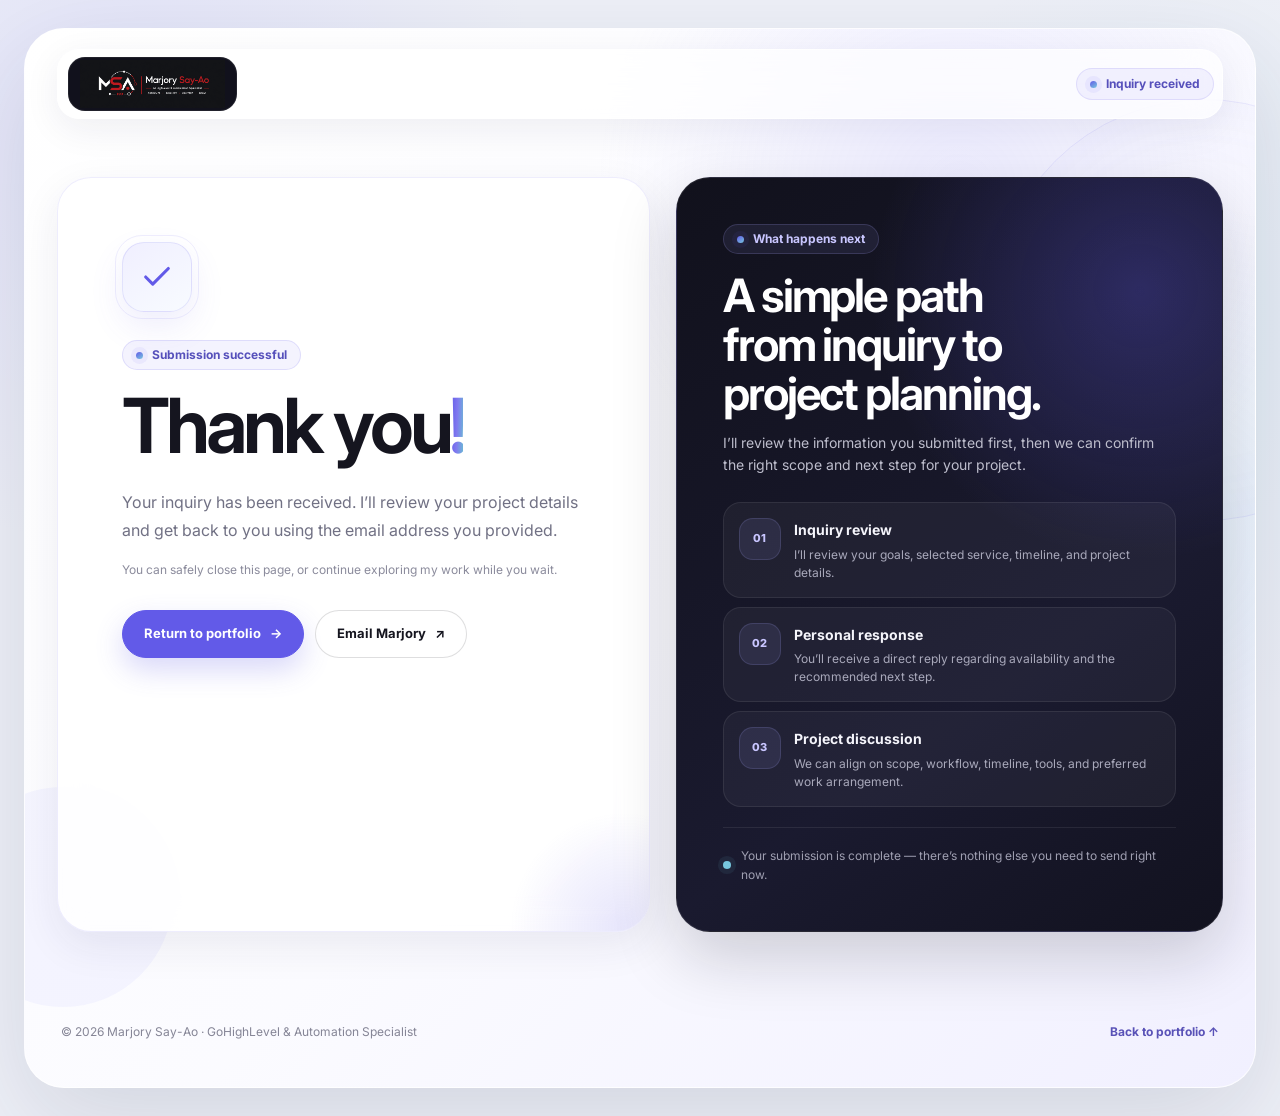
<file: thank-you.html>
<!DOCTYPE html>
<html lang="en">
<head>
  <meta charset="utf-8" />
  <meta name="viewport" content="width=device-width, initial-scale=1" />
  <meta name="description" content="Thank you for contacting Marjory Say-Ao. Your inquiry has been received successfully." />
  <meta name="author" content="Marjory Say-Ao" />
  <meta property="og:title" content="Thank You | Marjory Say-Ao" />
  <meta property="og:description" content="Your project inquiry has been received successfully." />
  <meta property="og:type" content="website" />
  <meta property="og:image" content="/assets/images/meta.png" />
  <meta name="twitter:card" content="summary" />
  <meta name="twitter:image" content="/assets/images/meta.png" />
  <link rel="icon" type="image/png" href="/assets/images/meta.png" />
  <link rel="apple-touch-icon" href="/assets/images/meta.png" />
  <title>Thank You | Marjory Say-Ao</title>

  <link rel="preconnect" href="https://fonts.googleapis.com" />
  <link rel="preconnect" href="https://fonts.gstatic.com" crossorigin />
  <link href="https://fonts.googleapis.com/css2?family=Inter:wght@400;500;600;700&display=swap" rel="stylesheet" />

  <style>
    :root {
      --bg: #eef0f7;
      --page: #f7f8fc;
      --surface: #ffffff;
      --surface-soft: #f1f2f8;
      --surface-lavender: #eeedff;
      --surface-blue: #edf5fb;
      --purple: #625ae8;
      --purple-strong: #554bd8;
      --lavender: #aaa6ff;
      --cyan: #77c7de;
      --dark: #11111c;
      --dark-2: #19192b;
      --ink: #15151f;
      --muted: #717184;
      --line: rgba(40, 40, 70, .09);
      --shadow-soft: 0 20px 60px rgba(20, 20, 60, .08);
      --shadow-card: 0 14px 40px rgba(34, 35, 76, .08);
      --shadow-float: 0 24px 70px rgba(58, 55, 135, .16);
      --container: 1200px;
      --radius-xl: 40px;
      --radius-lg: 30px;
      --radius-md: 22px;
    }

    * { box-sizing: border-box; }

    html { scroll-behavior: smooth; }

    body {
      min-width: 0;
      min-height: 100vh;
      margin: 0;
      overflow-x: hidden;
      color: var(--ink);
      background:
        radial-gradient(circle at 10% 12%, rgba(170, 166, 255, .18), transparent 26rem),
        radial-gradient(circle at 92% 30%, rgba(119, 199, 222, .10), transparent 24rem),
        var(--bg);
      font-family: "Inter", system-ui, -apple-system, BlinkMacSystemFont, "Segoe UI", sans-serif;
      line-height: 1.62;
      -webkit-font-smoothing: antialiased;
      text-rendering: optimizeLegibility;
    }

    a { color: inherit; text-decoration: none; }
    img { display: block; max-width: 100%; }
    button, a { -webkit-tap-highlight-color: transparent; }

    :focus-visible {
      outline: 3px solid rgba(98, 90, 232, .45);
      outline-offset: 4px;
    }

    ::selection {
      background: rgba(98, 90, 232, .22);
      color: var(--ink);
    }

    .page-shell {
      width: min(calc(100% - 48px), 1360px);
      min-height: calc(100vh - 56px);
      margin: 28px auto;
      display: grid;
      grid-template-rows: auto 1fr auto;
      overflow: hidden;
      isolation: isolate;
      border: 1px solid rgba(255,255,255,.78);
      border-radius: var(--radius-xl);
      background:
        radial-gradient(circle at 76% 15%, rgba(170,166,255,.19), transparent 28%),
        radial-gradient(circle at 92% 48%, rgba(119,199,222,.14), transparent 27%),
        linear-gradient(135deg, #ffffff 0%, #fbfbff 54%, #f1f0ff 100%);
      box-shadow: 0 34px 100px rgba(34, 35, 76, .13);
      position: relative;
    }

    .page-shell::before {
      content: "";
      position: absolute;
      z-index: 0;
      width: 420px;
      height: 420px;
      right: -160px;
      top: 70px;
      border: 1px solid rgba(98,90,232,.11);
      border-radius: 50%;
      box-shadow: inset 0 0 90px rgba(98,90,232,.04);
      pointer-events: none;
    }

    .page-shell::after {
      content: "";
      position: absolute;
      z-index: 0;
      width: 220px;
      height: 220px;
      left: -72px;
      bottom: 80px;
      border-radius: 50%;
      background: rgba(170,166,255,.09);
      pointer-events: none;
    }

    .container {
      position: relative;
      z-index: 2;
      width: min(calc(100% - 64px), var(--container));
      margin-inline: auto;
    }

    /* Header matches the landing-page navigation language. */
    .site-header {
      padding-top: 20px;
    }

    .nav-shell {
      min-height: 62px;
      display: flex;
      align-items: center;
      gap: 24px;
      padding: 7px 8px 7px 10px;
      border: 1px solid rgba(255,255,255,.72);
      border-radius: 22px;
      background: rgba(255,255,255,.68);
      box-shadow: 0 10px 36px rgba(28,28,70,.07);
      backdrop-filter: blur(18px);
    }

    .brand {
      min-height: 48px;
      display: inline-flex;
      align-items: center;
      flex: 0 0 auto;
      padding: 3px 12px;
      border-radius: 17px;
      background: var(--dark);
      box-shadow: inset 0 0 0 1px rgba(255,255,255,.07);
    }

    .brand img {
      width: 145px;
      height: auto;
      object-fit: contain;
    }

    .header-status {
      margin-left: auto;
      display: inline-flex;
      align-items: center;
      gap: 9px;
      padding: 9px 13px;
      border: 1px solid rgba(98,90,232,.13);
      border-radius: 999px;
      background: rgba(98,90,232,.07);
      color: #5650bb;
      font-size: 12px;
      font-weight: 700;
      line-height: 1;
    }

    .header-status::before {
      content: "";
      width: 7px;
      height: 7px;
      border-radius: 50%;
      background: linear-gradient(145deg, var(--purple), var(--cyan));
      box-shadow: 0 0 0 5px rgba(98,90,232,.07);
    }

    .main-content {
      display: grid;
      align-items: center;
      padding: 58px 0 68px;
    }

    .thankyou-layout {
      display: grid;
      grid-template-columns: minmax(0, 1.04fr) minmax(380px, .96fr);
      gap: 26px;
      align-items: stretch;
    }

    .message-panel,
    .next-panel {
      border-radius: 34px;
      position: relative;
      overflow: hidden;
    }

    .message-panel {
      padding: clamp(34px, 5vw, 64px);
      border: 1px solid rgba(98,90,232,.11);
      background: rgba(255,255,255,.84);
      box-shadow: var(--shadow-card);
      backdrop-filter: blur(14px);
      animation: panelIn .7s cubic-bezier(.2,.75,.2,1) both;
    }

    .message-panel::after {
      content: "";
      position: absolute;
      width: 230px;
      height: 230px;
      right: -90px;
      bottom: -110px;
      border-radius: 50%;
      background: radial-gradient(circle, rgba(98,90,232,.15), transparent 70%);
      pointer-events: none;
    }

    .success-mark {
      width: 70px;
      height: 70px;
      display: grid;
      place-items: center;
      margin-bottom: 28px;
      border: 1px solid rgba(98,90,232,.14);
      border-radius: 22px;
      background: linear-gradient(145deg, #f0efff, #f8fbff);
      color: var(--purple);
      box-shadow: 0 14px 34px rgba(98,90,232,.11);
      position: relative;
      animation: markPop .7s .15s cubic-bezier(.18,.8,.25,1.35) both;
    }

    .success-mark::before {
      content: "";
      position: absolute;
      inset: -8px;
      border: 1px solid rgba(98,90,232,.10);
      border-radius: 27px;
      animation: pulseRing 2.8s ease-in-out infinite;
    }

    .success-mark svg {
      width: 34px;
      height: 34px;
      fill: none;
      stroke: currentColor;
      stroke-width: 2.2;
      stroke-linecap: round;
      stroke-linejoin: round;
    }

    .section-label {
      display: inline-flex;
      align-items: center;
      gap: 9px;
      width: fit-content;
      margin: 0 0 17px;
      padding: 8px 13px;
      border: 1px solid rgba(98,90,232,.15);
      border-radius: 999px;
      background: rgba(98,90,232,.07);
      color: #5650bb;
      font-size: 12px;
      font-weight: 700;
      line-height: 1;
    }

    .section-label::before {
      content: "";
      width: 7px;
      height: 7px;
      border-radius: 50%;
      background: linear-gradient(145deg, var(--purple), var(--cyan));
      box-shadow: 0 0 0 5px rgba(98,90,232,.07);
    }

    h1 {
      max-width: 720px;
      margin: 0;
      color: var(--ink);
      font-size: clamp(46px, 6vw, 76px);
      font-weight: 650;
      line-height: 1.01;
      letter-spacing: -.055em;
      text-wrap: balance;
    }

    h1 .accent {
      color: var(--purple);
      background: linear-gradient(92deg, #5e56e7 5%, #8079ef 56%, #6bbbd5 100%);
      -webkit-background-clip: text;
      background-clip: text;
      -webkit-text-fill-color: transparent;
    }

    .message {
      max-width: 650px;
      margin: 24px 0 0;
      color: var(--muted);
      font-size: 16px;
      line-height: 1.75;
    }

    .micro-note {
      margin: 16px 0 0;
      color: #8b8b9c;
      font-size: 12px;
    }

    .actions {
      display: flex;
      flex-wrap: wrap;
      gap: 11px;
      margin-top: 30px;
    }

    .btn {
      min-height: 48px;
      display: inline-flex;
      align-items: center;
      justify-content: center;
      gap: 9px;
      padding: 0 21px;
      border: 1px solid transparent;
      border-radius: 999px;
      background: transparent;
      color: var(--ink);
      font-size: 13px;
      font-weight: 700;
      line-height: 1;
      transition: transform .2s ease, background-color .2s ease, border-color .2s ease, box-shadow .2s ease, color .2s ease;
    }

    .btn:hover { transform: translateY(-2px); }

    .btn-primary {
      border-color: var(--purple);
      background: var(--purple);
      color: #fff;
      box-shadow: 0 12px 28px rgba(98,90,232,.24);
    }

    .btn-primary:hover {
      border-color: var(--purple-strong);
      background: var(--purple-strong);
    }

    .btn-outline {
      border-color: rgba(21,21,31,.14);
      background: rgba(255,255,255,.78);
      color: var(--ink);
    }

    .btn-outline:hover {
      border-color: rgba(98,90,232,.32);
      background: #fff;
    }

    .btn-arrow {
      display: inline-block;
      transition: transform .2s ease;
    }

    .btn:hover .btn-arrow { transform: translateX(3px); }

    .next-panel {
      display: flex;
      flex-direction: column;
      padding: clamp(30px, 4vw, 46px);
      border: 1px solid rgba(255,255,255,.09);
      background:
        radial-gradient(circle at 85% 15%, rgba(98,90,232,.30), transparent 34%),
        linear-gradient(145deg, #11111c, #1a1a2f 65%, #12121f);
      color: #fff;
      box-shadow: 0 26px 65px rgba(17,17,28,.18);
      animation: panelIn .7s .1s cubic-bezier(.2,.75,.2,1) both;
    }

    .next-panel .section-label {
      border-color: rgba(170,166,255,.18);
      background: rgba(170,166,255,.09);
      color: #c9c6ff;
    }

    .next-panel h2 {
      max-width: 430px;
      margin: 0;
      color: #fff;
      font-size: clamp(30px, 3.7vw, 46px);
      font-weight: 650;
      line-height: 1.06;
      letter-spacing: -.045em;
      text-wrap: balance;
    }

    .next-copy {
      max-width: 470px;
      margin: 14px 0 25px;
      color: #bdbdcc;
      font-size: 14px;
    }

    .steps {
      display: grid;
      gap: 9px;
      margin-top: auto;
    }

    .step {
      position: relative;
      display: grid;
      grid-template-columns: 42px minmax(0,1fr);
      gap: 13px;
      align-items: start;
      padding: 15px;
      overflow: hidden;
      border: 1px solid rgba(255,255,255,.08);
      border-radius: 18px;
      background: rgba(255,255,255,.045);
      transition: transform .22s ease, border-color .22s ease, background-color .22s ease;
    }

    .step:hover {
      transform: translateX(4px);
      border-color: rgba(170,166,255,.22);
      background: rgba(255,255,255,.065);
    }

    .step-number {
      width: 42px;
      height: 42px;
      display: grid;
      place-items: center;
      border: 1px solid rgba(170,166,255,.16);
      border-radius: 14px;
      background: rgba(170,166,255,.10);
      color: #c9c6ff;
      font-size: 11px;
      font-weight: 800;
    }

    .step strong {
      display: block;
      margin: 1px 0 4px;
      color: #f5f5fb;
      font-size: 14px;
    }

    .step p {
      margin: 0;
      color: #a9a9bb;
      font-size: 12px;
      line-height: 1.5;
    }

    .response-note {
      display: flex;
      align-items: center;
      gap: 10px;
      margin-top: 20px;
      padding-top: 18px;
      border-top: 1px solid rgba(255,255,255,.08);
      color: #9f9fb1;
      font-size: 12px;
    }

    .response-note i {
      width: 8px;
      height: 8px;
      flex: 0 0 8px;
      border-radius: 50%;
      background: var(--cyan);
      box-shadow: 0 0 0 5px rgba(119,199,222,.08);
    }

    .site-footer {
      padding-bottom: 23px;
    }

    .footer-inner {
      min-height: 64px;
      display: flex;
      justify-content: space-between;
      align-items: center;
      gap: 20px;
      padding: 0 4px;
      color: #858596;
      font-size: 12px;
    }

    .footer-link {
      color: #5952b7;
      font-weight: 700;
    }

    @keyframes panelIn {
      from { opacity: 0; transform: translateY(20px); }
      to { opacity: 1; transform: none; }
    }

    @keyframes markPop {
      from { opacity: 0; transform: scale(.72) rotate(-5deg); }
      to { opacity: 1; transform: none; }
    }

    @keyframes pulseRing {
      0%, 100% { opacity: .25; transform: scale(.95); }
      50% { opacity: .7; transform: scale(1.04); }
    }

    @media (max-width: 980px) {
      .page-shell {
        width: min(calc(100% - 32px), 1360px);
        border-radius: 34px;
      }

      .container { width: min(calc(100% - 44px), var(--container)); }

      .thankyou-layout {
        grid-template-columns: 1fr;
      }

      .next-panel {
        min-height: 0;
      }

      .steps {
        grid-template-columns: repeat(3, minmax(0,1fr));
      }

      .step {
        grid-template-columns: 1fr;
      }
    }

    @media (max-width: 760px) {
      .page-shell {
        width: calc(100% - 20px);
        min-height: calc(100vh - 20px);
        margin: 10px auto;
        border-radius: 30px;
      }

      .container { width: min(calc(100% - 28px), var(--container)); }
      .site-header { padding-top: 12px; }
      .nav-shell { min-height: 58px; padding: 6px; border-radius: 20px; }
      .brand { min-height: 44px; padding-inline: 10px; }
      .brand img { width: 126px; }
      .header-status { font-size: 11px; padding: 8px 11px; }
      .main-content { padding: 34px 0 44px; }
      .message-panel, .next-panel { border-radius: 28px; }
      .message-panel { padding: 30px 26px; }
      .next-panel { padding: 30px 26px; }
      h1 { font-size: clamp(42px, 12vw, 58px); }
      .message { font-size: 15px; }
      .steps { grid-template-columns: 1fr; }
      .step { grid-template-columns: 42px minmax(0,1fr); }
      .actions { display: grid; }
      .btn { width: 100%; }
      .footer-inner { flex-direction: column; align-items: flex-start; padding-block: 10px; }
    }

    @media (max-width: 480px) {
      .container { width: calc(100% - 22px); }
      .header-status span { display: none; }
      .header-status { width: 40px; height: 40px; justify-content: center; padding: 0; }
      .header-status::before { margin: 0; }
      .brand img { width: 112px; }
      .message-panel, .next-panel { padding: 24px 21px; border-radius: 25px; }
      .success-mark { width: 62px; height: 62px; border-radius: 19px; }
      .success-mark svg { width: 30px; height: 30px; }
      h1 { font-size: clamp(38px, 12vw, 50px); }
      .next-panel h2 { font-size: 31px; }
    }

    @media (prefers-reduced-motion: reduce) {
      html { scroll-behavior: auto; }
      *, *::before, *::after {
        animation-duration: .001ms !important;
        animation-iteration-count: 1 !important;
        transition-duration: .001ms !important;
        scroll-behavior: auto !important;
      }
    }
  </style>
</head>
<body>
  <div class="page-shell">
    <header class="site-header">
      <div class="container">
        <div class="nav-shell">
          <a class="brand" href="/" aria-label="Marjory Say-Ao home">
            <img src="/assets/images/logo.png" alt="Marjory Say-Ao logo" width="145" height="68" />
          </a>
          <div class="header-status" aria-label="Inquiry received successfully">
            <span>Inquiry received</span>
          </div>
        </div>
      </div>
    </header>

    <main class="main-content">
      <div class="container thankyou-layout">
        <section class="message-panel" aria-labelledby="thank-you-title">
          <div class="success-mark" aria-hidden="true">
            <svg viewBox="0 0 24 24">
              <path d="M20 6 9 17l-5-5"></path>
            </svg>
          </div>

          <span class="section-label">Submission successful</span>
          <h1 id="thank-you-title">Thank you<span class="accent" id="visitor-name">!</span></h1>

          <p class="message">
            Your inquiry has been received. I’ll review your project details and get back to you using the email address you provided.
          </p>
          <p class="micro-note">You can safely close this page, or continue exploring my work while you wait.</p>

          <div class="actions">
            <a class="btn btn-primary" href="/">
              Return to portfolio <span class="btn-arrow" aria-hidden="true">→</span>
            </a>
            <a class="btn btn-outline" href="mailto:marjbsayao@gmail.com">
              Email Marjory <span class="btn-arrow" aria-hidden="true">↗</span>
            </a>
          </div>
        </section>

        <aside class="next-panel" aria-labelledby="next-steps-title">
          <span class="section-label">What happens next</span>
          <h2 id="next-steps-title">A simple path from inquiry to project planning.</h2>
          <p class="next-copy">I’ll review the information you submitted first, then we can confirm the right scope and next step for your project.</p>

          <div class="steps">
            <article class="step">
              <span class="step-number">01</span>
              <div>
                <strong>Inquiry review</strong>
                <p>I’ll review your goals, selected service, timeline, and project details.</p>
              </div>
            </article>

            <article class="step">
              <span class="step-number">02</span>
              <div>
                <strong>Personal response</strong>
                <p>You’ll receive a direct reply regarding availability and the recommended next step.</p>
              </div>
            </article>

            <article class="step">
              <span class="step-number">03</span>
              <div>
                <strong>Project discussion</strong>
                <p>We can align on scope, workflow, timeline, tools, and preferred work arrangement.</p>
              </div>
            </article>
          </div>

          <div class="response-note">
            <i aria-hidden="true"></i>
            <span>Your submission is complete — there’s nothing else you need to send right now.</span>
          </div>
        </aside>
      </div>
    </main>

    <footer class="site-footer">
      <div class="container footer-inner">
        <span>© <span id="year"></span> Marjory Say-Ao · GoHighLevel &amp; Automation Specialist</span>
        <a class="footer-link" href="/">Back to portfolio ↑</a>
      </div>
    </footer>
  </div>

  <script>
    (() => {
      const params = new URLSearchParams(window.location.search);
      const rawName = (params.get('name') || '').trim();
      const firstName = rawName ? rawName.split(/\s+/)[0] : '';
      const visitorName = document.getElementById('visitor-name');

      if (firstName && visitorName) {
        visitorName.textContent = `, ${firstName}!`;
      }

      const year = document.getElementById('year');
      if (year) year.textContent = new Date().getFullYear();
    })();
  </script>
</body>
</html>
</file>
